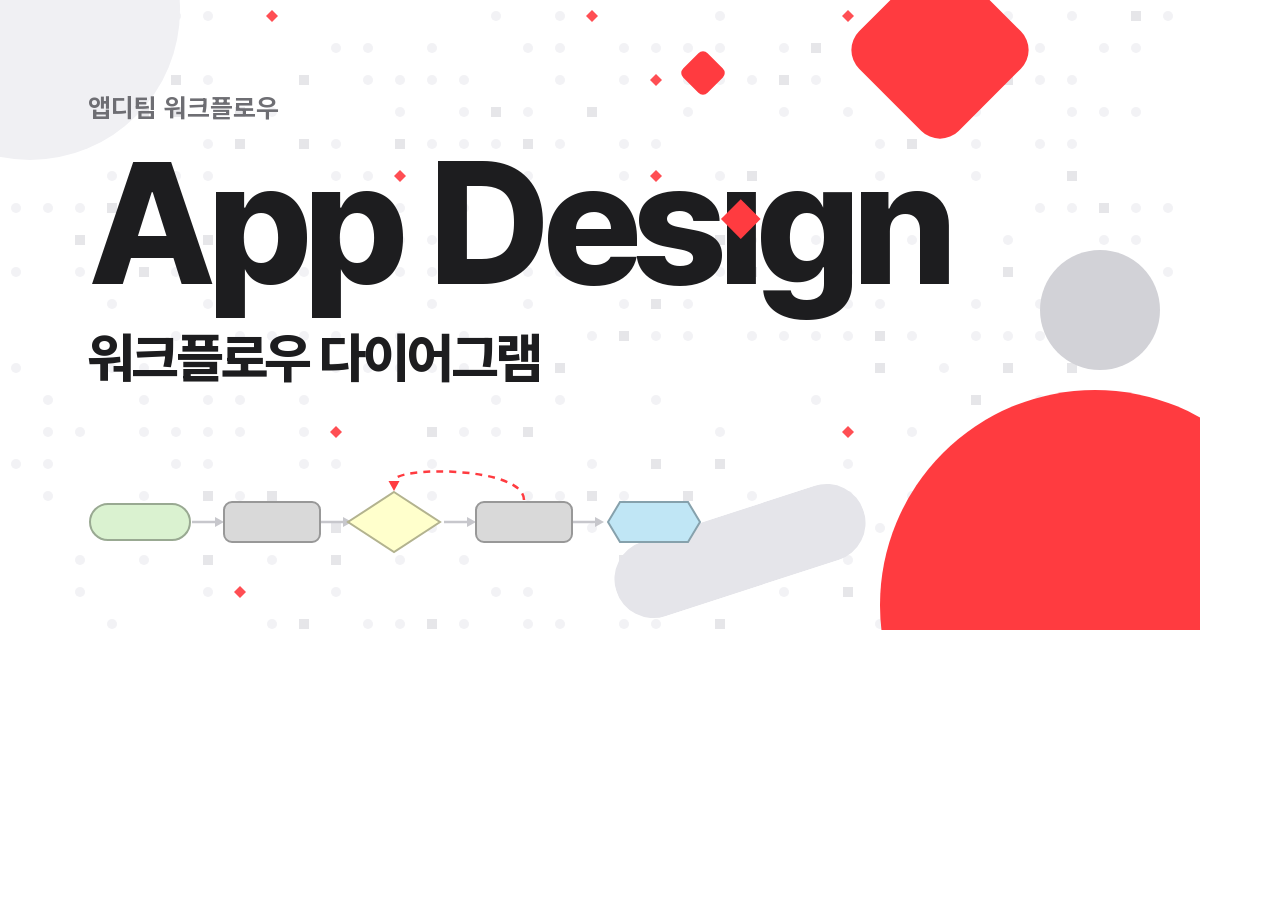
<file: site/og/og.html>
<!doctype html>
<html lang="ko">
<head>
<meta charset="utf-8">
<title>OG 이미지 원본 (1200×630)</title>
<style>
/* 링크 미리보기 이미지 원본. 히어로와 같은 구성: Pretendard · App Design + i 점 마름모 · 빨강/회색 도형 · 표의 유형 색 */
@font-face { font-family: "Pretendard Variable"; src: url("../fonts/PretendardVariable.woff2") format("woff2"); font-weight: 45 920; }
:root { --brand: #ff3b40; --text: #1d1d1f; --text-2: #6e6e73; --g1: #f0f0f3; --g2: #e5e5ea; --g3: #d2d2d7; }
* { box-sizing: border-box; margin: 0; }
html, body { width: 1200px; height: 630px; overflow: hidden; background: #fff; }
body { position: relative; font-family: "Pretendard Variable", sans-serif; color: var(--text); word-break: keep-all; }
canvas { position: absolute; inset: 0; }
.shape { position: absolute; }
.copy { position: absolute; left: 88px; top: 92px; }
.eyebrow { font-size: 26px; font-weight: 700; letter-spacing: .04em; color: var(--text-2); }
h1 { position: relative; margin-top: 18px; font-size: 172px; font-weight: 800; line-height: .95; letter-spacing: -0.055em; white-space: nowrap; }
.idot { display: inline-block; }
.idot .bl { display: inline-block; width: 0; height: 0; vertical-align: baseline; }
.idia { position: absolute; background: var(--brand); transform: rotate(45deg); }
.lead { margin-top: 22px; font-size: 54px; font-weight: 800; letter-spacing: -0.05em; }
.flow { position: absolute; left: 88px; bottom: 70px; }
</style>
</head>
<body>
<canvas id="dots" width="1200" height="630"></canvas>

<!-- 배경 도형: 큰 빨강은 오른쪽 아래 원 · 오른쪽 위 둥근 마름모, 나머지 회색 -->
<svg class="shape" style="right:-110px;bottom:-190px" width="430" height="430" viewBox="0 0 100 100"><circle cx="50" cy="50" r="50" fill="#ff3b40"/></svg>
<svg class="shape" style="right:150px;top:-60px" width="220" height="220" viewBox="0 0 100 100"><rect x="18" y="18" width="64" height="64" rx="12" fill="#ff3b40" transform="rotate(45 50 50)"/></svg>
<svg class="shape" style="left:-120px;top:-140px" width="300" height="300" viewBox="0 0 100 100"><circle cx="50" cy="50" r="50" fill="#f0f0f3"/></svg>
<svg class="shape" style="right:40px;top:250px" width="120" height="120" viewBox="0 0 100 100"><circle cx="50" cy="50" r="50" fill="#d2d2d7"/></svg>
<svg class="shape" style="right:330px;bottom:40px;transform:rotate(-18deg)" width="260" height="78" viewBox="0 0 260 78"><rect width="260" height="78" rx="39" fill="#e5e5ea"/></svg>
<svg class="shape" style="right:470px;top:46px" width="54" height="54" viewBox="0 0 100 100"><rect x="18" y="18" width="64" height="64" rx="12" fill="#ff3b40" transform="rotate(45 50 50)"/></svg>

<div class="copy">
  <p class="eyebrow">앱디팀 워크플로우</p>
  <h1 id="title">App Des<span class="idot">ı<span class="bl"></span></span>gn<span class="idia" id="idia"></span></h1>
  <p class="lead">워크플로우 다이어그램</p>
</div>

<!-- 작은 흐름 모티프: 표의 유형 색 (회의 · 작업 · 컨펌 · 수정 · 픽스) + 반려 점선 -->
<svg class="flow" width="620" height="96" viewBox="0 0 620 96" aria-hidden="true">
  <g fill="none" stroke="#c7c7cc" stroke-width="2.5">
    <path d="M104 58H128"/><path d="M232 58H256"/><path d="M356 58H380"/><path d="M484 58H508"/>
  </g>
  <g fill="#c7c7cc"><path d="M136 58l-9-5v10z"/><path d="M264 58l-9-5v10z"/><path d="M388 58l-9-5v10z"/><path d="M516 58l-9-5v10z"/></g>
  <path d="M436 36C436 2 306 2 306 17" fill="none" stroke="#ff3b40" stroke-width="2.5" stroke-dasharray="7 6"/>
  <path d="M306 27l-5.5-10h11z" fill="#ff3b40"/>
  <rect x="2" y="40" width="100" height="36" rx="18" fill="#DAF2D0" stroke="#99a992" stroke-width="2"/>
  <rect x="136" y="38" width="96" height="40" rx="8" fill="#D9D9D9" stroke="#989898" stroke-width="2"/>
  <path d="M306 28L352 58L306 88L260 58Z" fill="#FFFFCC" stroke="#b3b38f" stroke-width="2"/>
  <rect x="388" y="38" width="96" height="40" rx="8" fill="#D9D9D9" stroke="#989898" stroke-width="2"/>
  <path d="M520 58L532 38H600L612 58L600 78H532Z" fill="#C0E6F5" stroke="#86a1ac" stroke-width="2"/>
</svg>

<script>
// 배경 점 격자 (히어로 커서 패턴과 같은 32px 칸, 고정 시드)
(function () {
  const g = document.getElementById('dots').getContext('2d');
  let s = 20261013;
  const rnd = () => ((s = (s * 1103515245 + 12345) & 0x7fffffff) / 0x7fffffff);
  for (let y = 16; y < 630; y += 32) for (let x = 16; x < 1200; x += 32) {
    const r = rnd();
    if (r < 0.55) continue;
    g.globalAlpha = r > 0.985 ? 0.9 : 0.55;
    if (r > 0.985) { g.fillStyle = '#ff3b40'; g.beginPath(); g.moveTo(x, y - 6); g.lineTo(x + 6, y); g.lineTo(x, y + 6); g.lineTo(x - 6, y); g.fill(); }
    else if (r > 0.9) { g.fillStyle = '#d2d2d7'; g.fillRect(x - 5, y - 5, 10, 10); }
    else { g.fillStyle = '#e8e8ed'; g.beginPath(); g.arc(x, y, 5, 0, Math.PI * 2); g.fill(); }
  }
})();
// i 점 마름모: 'i'와 'ı'를 그려 차이(점)의 중심을 재서 그 자리에 놓음 (사이트와 같은 방법)
document.fonts.load('800 172px "Pretendard Variable"').then(() => document.fonts.ready).then(() => new Promise((r) => requestAnimationFrame(() => requestAnimationFrame(r)))).then(() => {
  const el = document.querySelector('.idot'), bl = el.querySelector('.bl'), dia = document.getElementById('idia'), host = document.getElementById('title');
  const cs = getComputedStyle(el), size = parseFloat(cs.fontSize);
  const W = Math.ceil(size * 1.2), H = Math.ceil(size * 1.6), x0 = Math.round(size * 0.2), base = Math.round(size * 1.2);
  const c = document.createElement('canvas'); c.width = W; c.height = H;
  const g = c.getContext('2d', { willReadFrequently: true });
  const draw = (ch) => { g.clearRect(0, 0, W, H); g.font = `${cs.fontWeight} ${size}px ${cs.fontFamily}`; g.fillText(ch, x0, base); return g.getImageData(0, 0, W, H).data; };
  const a = draw('i'), b = draw('ı');
  let x1 = W, x2 = -1, y1 = H, y2 = -1;
  for (let y = 0; y < H; y++) for (let x = 0; x < W; x++) { const k = (y * W + x) * 4 + 3; if (a[k] > 128 && b[k] < 40) { x1 = Math.min(x1, x); x2 = Math.max(x2, x); y1 = Math.min(y1, y); y2 = Math.max(y2, y); } }
  const side = Math.max(size * 0.16, (x2 - x1 + 1) * 0.95);
  dia.style.width = dia.style.height = side + 'px';
  dia.style.left = (el.offsetLeft + (x1 + x2 + 1) / 2 - x0 - side / 2) + 'px';
  dia.style.top = (bl.offsetTop + (y1 + y2 + 1) / 2 - base - side / 2) + 'px';
  document.body.dataset.ready = '1';
});
</script>
</body>
</html>
</file>
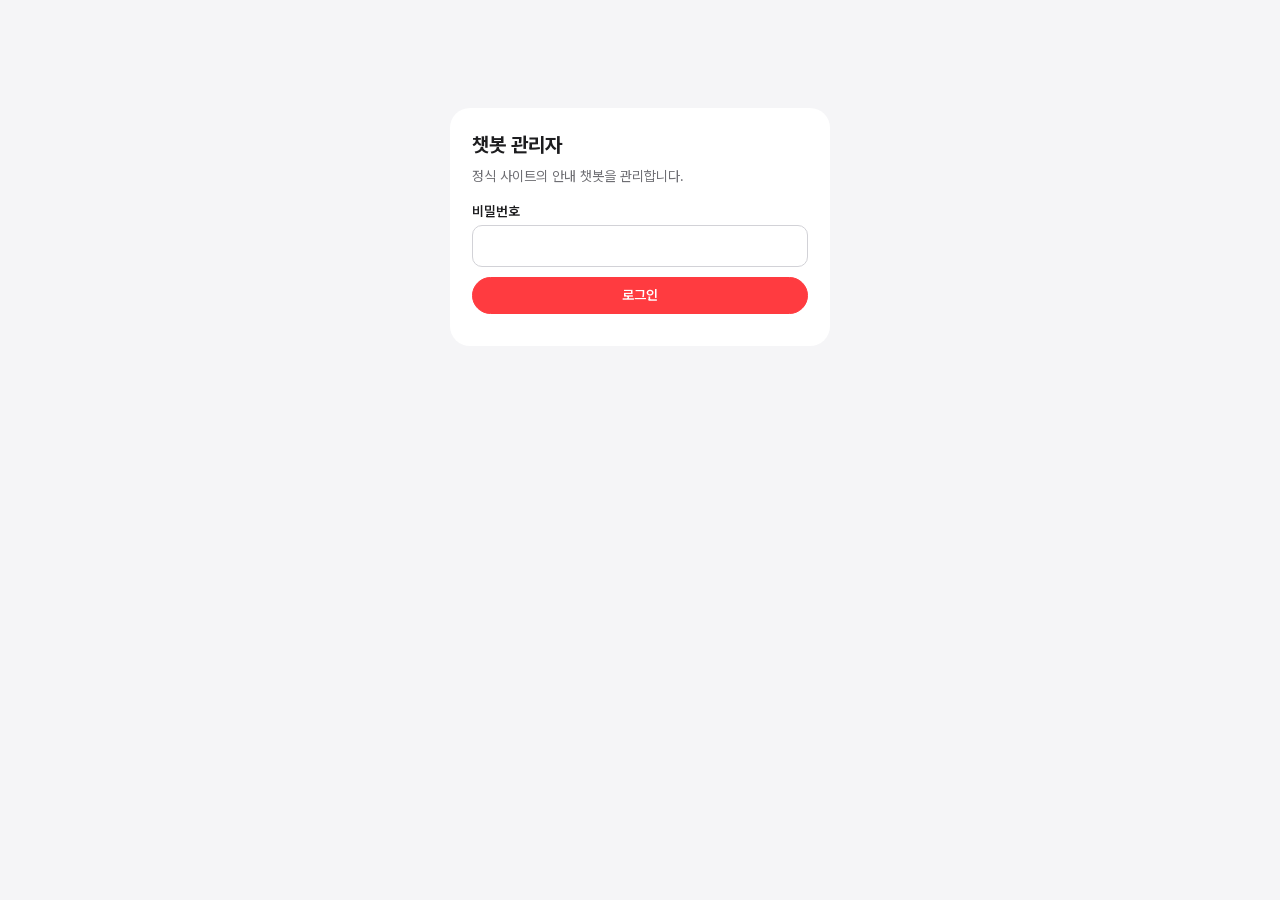
<file: site/test/admin.html>
<!doctype html>
<html lang="ko">
<head>
<meta charset="utf-8">
<meta name="viewport" content="width=device-width, initial-scale=1">
<meta name="robots" content="noindex, nofollow">
<title>챗봇 관리자</title>
<script>
// Vercel에는 챗봇 서버가 없어 관리자는 Cloudflare 정식 Worker에서 연다
if (location.hostname.endsWith('.vercel.app')) location.replace('https://addiagram.landing-test.workers.dev/admin/');
</script>
<style>
@font-face { font-family: "Pretendard Variable"; src: url("../fonts/PretendardVariable.woff2") format("woff2"); font-weight: 45 920; font-display: swap; }
/* 챗봇 관리자: Q&A · 응답 문구 · 규칙 · 대화 기록 · 알림. 사이트와 같은 라이트 테마 · Pretendard */
:root { color-scheme: light; --brand: #ff3b40; --text: #1d1d1f; --text-2: #6e6e73; --text-3: #8e8e93; --line: #d2d2d7; --g1: #f0f0f3; --g2: #e5e5ea; --bg: #fff; --bg-gray: #f5f5f7; --font: "Pretendard Variable", Pretendard, -apple-system, "Apple SD Gothic Neo", "Malgun Gothic", sans-serif; }
* { box-sizing: border-box; }
[hidden] { display: none !important; }
body { margin: 0; font-family: var(--font); background: var(--bg-gray); color: var(--text); line-height: 1.5; word-break: keep-all; }
button, input, select, textarea { font: inherit; color: inherit; }
:focus-visible { outline: 2px solid var(--brand); outline-offset: 2px; }
.wrap { max-width: 1200px; margin: 0 auto; padding: 28px 16px 80px; }
header { display: flex; flex-wrap: wrap; align-items: center; gap: 12px 20px; }
h1 { margin: 0; font-size: 26px; font-weight: 800; letter-spacing: -0.03em; }
h1 small { font-size: 14px; font-weight: 600; color: var(--text-2); margin-left: 8px; letter-spacing: 0; }
.tabs { display: flex; flex-wrap: wrap; gap: 6px; margin-left: auto; }
.tabs button, .btn { padding: 7px 14px; border-radius: 999px; border: 1px solid var(--line); background: var(--bg); font-size: 14px; font-weight: 600; cursor: pointer; }
.tabs button[aria-selected="true"] { background: var(--text); color: #fff; border-color: var(--text); }
.btn.primary { background: var(--brand); border-color: var(--brand); color: #fff; }
.btn.ghost { background: transparent; }
.btn.danger { color: var(--brand); border-color: var(--brand); }
.btn:disabled { opacity: .45; cursor: not-allowed; }
.card { margin-top: 18px; padding: 22px; border-radius: 20px; background: var(--bg); }
.card h2 { margin: 0; font-size: 20px; font-weight: 700; }
.cap { margin: 6px 0 0; color: var(--text-2); font-size: 14px; }
.row { display: flex; flex-wrap: wrap; gap: 8px; align-items: center; }
.status { margin-left: 8px; font-size: 13.5px; color: var(--text-2); }
.status.err { color: var(--brand); }
.login { max-width: 380px; margin: 80px auto; }
.login label, .field { display: grid; gap: 4px; font-size: 13.5px; font-weight: 600; }
input[type="text"], input[type="password"], input[type="number"], select, textarea { padding: 9px 11px; border: 1px solid var(--line); border-radius: 10px; background: var(--bg); font-size: 14.5px; }
textarea { min-height: 90px; resize: vertical; }
.qa { display: grid; grid-template-columns: 260px minmax(0, 1fr); gap: 18px; margin-top: 16px; }
@media (max-width: 860px) { .qa { grid-template-columns: 1fr; } }
.cats { list-style: none; margin: 0; padding: 0; display: grid; gap: 4px; }
.cats li { display: grid; grid-template-columns: minmax(0, 1fr) auto; gap: 6px; align-items: center; }
.cats .pick { text-align: left; padding: 8px 10px; border-radius: 10px; border: 1px solid transparent; background: var(--bg-gray); cursor: pointer; font-weight: 600; }
.cats .pick[aria-pressed="true"] { border-color: var(--text); background: var(--bg); }
.cats .pick small { color: var(--text-3); font-weight: 500; margin-left: 4px; }
.mini { display: flex; gap: 2px; }
.mini button { width: 28px; height: 28px; border-radius: 8px; border: 1px solid var(--g2); background: var(--bg); cursor: pointer; font-size: 12px; }
.items { list-style: none; margin: 10px 0 0; padding: 0; display: grid; gap: 6px; }
.items li button { width: 100%; text-align: left; padding: 10px 12px; border-radius: 12px; border: 1px solid var(--g2); background: var(--bg); cursor: pointer; }
.items li button[aria-pressed="true"] { border-color: var(--brand); }
.items b { display: block; font-size: 14.5px; }
.items span { display: block; font-size: 13px; color: var(--text-2); white-space: nowrap; overflow: hidden; text-overflow: ellipsis; }
.editor { display: grid; gap: 12px; margin-top: 14px; padding: 16px; border-radius: 16px; background: var(--bg-gray); }
.grid2 { display: grid; grid-template-columns: repeat(auto-fit, minmax(260px, 1fr)); gap: 14px; margin-top: 16px; }
.field small { font-weight: 500; color: var(--text-2); }
table { width: 100%; border-collapse: collapse; font-size: 14px; font-variant-numeric: tabular-nums; }
th, td { padding: 8px 10px; border-bottom: 1px solid var(--g1); text-align: left; vertical-align: top; }
th { font-size: 13px; color: var(--text-2); font-weight: 700; }
tr.click { cursor: pointer; }
tr.click:hover td { background: var(--bg-gray); }
.tag { display: inline-block; padding: 1px 8px; border-radius: 999px; font-size: 12px; font-weight: 700; background: var(--g1); color: var(--text-2); }
.tag.red { background: var(--brand); color: #fff; }
.tag.dark { background: var(--text); color: #fff; }
.log { display: grid; gap: 8px; margin-top: 12px; }
.log .q { justify-self: end; max-width: 80%; padding: 8px 12px; border-radius: 12px; background: var(--text); color: #fff; white-space: pre-wrap; }
.log .a { max-width: 80%; padding: 8px 12px; border-radius: 12px; background: var(--bg-gray); white-space: pre-wrap; }
.log .k { font-size: 12px; color: var(--text-3); }
.tbl { overflow-x: auto; }
/* 감정 */
.bars { display: grid; gap: 5px; margin-top: 10px; }
.bar { display: grid; grid-template-columns: 84px minmax(0, 1fr) 44px; gap: 8px; align-items: center; font-size: 13px; }
.bar i { display: block; height: 10px; border-radius: 999px; background: var(--g1); overflow: hidden; }
.bar i b { display: block; height: 100%; border-radius: inherit; background: var(--text-3); }
.bar.top i b { background: var(--brand); }
.bar span:last-child { text-align: right; font-variant-numeric: tabular-nums; color: var(--text-2); }
.emo-test { display: grid; grid-template-columns: minmax(0, 1fr) minmax(0, 1fr); gap: 16px; margin-top: 14px; padding: 16px; border-radius: 16px; background: var(--bg-gray); }
@media (max-width: 760px) { .emo-test { grid-template-columns: 1fr; } }
.emo-test .field { align-content: start; }
.emo-test textarea { min-height: 150px; }
.emo-rule { margin-top: 10px; padding: 10px 12px; border-radius: 12px; background: var(--bg); font-size: 13.5px; }
.labels td input, .labels td textarea { width: 100%; min-width: 0; }
.labels td textarea { min-height: 58px; }
.labels td:nth-child(3) input { width: 70px; }
.check { display: flex; gap: 8px; align-items: center; font-size: 14px; font-weight: 600; }
.check input { width: 17px; height: 17px; accent-color: var(--brand); }
.trail { display: flex; flex-wrap: wrap; gap: 4px; margin-top: 8px; }
.tag.emo { background: #fff0f0; color: var(--brand); }
.tag.calm { background: var(--g1); color: var(--text-2); }
</style>
</head>
<body>
<div class="wrap">
  <section class="card login" id="login">
    <h2>챗봇 관리자</h2>
    <p class="cap" id="siteCap">안내 챗봇을 관리합니다.</p>
    <script>document.getElementById('siteCap').textContent = location.pathname.startsWith('/test/') ? '테스트 빌드(/test)의 안내 챗봇을 관리합니다.' : '정식 사이트의 안내 챗봇을 관리합니다.';</script>
    <form id="loginForm" class="row" style="margin-top:14px;display:grid;gap:10px">
      <label>비밀번호<input type="password" id="pw" autocomplete="current-password" required></label>
      <button class="btn primary" type="submit">로그인</button>
      <span class="status err" id="loginErr" role="alert"></span>
    </form>
  </section>

  <div id="app" hidden>
    <header>
      <h1>챗봇 관리자<small id="modelInfo"></small></h1>
      <nav class="tabs" role="tablist" aria-label="관리 메뉴">
        <button type="button" role="tab" data-tab="qa" aria-selected="true">Q&amp;A</button>
        <button type="button" role="tab" data-tab="msg" aria-selected="false">응답 문구</button>
        <button type="button" role="tab" data-tab="rules" aria-selected="false">규칙</button>
        <button type="button" role="tab" data-tab="emo" aria-selected="false">감정 응대</button>
        <button type="button" role="tab" data-tab="logs" aria-selected="false">대화 기록</button>
        <button type="button" role="tab" data-tab="notify" aria-selected="false">알림</button>
        <button type="button" class="btn ghost" id="logout">로그아웃</button>
      </nav>
    </header>

    <section class="card" data-panel="qa">
      <h2>Q&amp;A</h2>
      <p class="cap">챗봇은 이 Q&amp;A만 근거로 답합니다. 질문이 여기 있는 것과 비슷하면 모델을 쓰지 않고 이 답을 그대로 보여 줍니다. 키워드는 쉼표로 나눠 적으세요.</p>
      <div class="row" style="margin-top:12px"><button class="btn primary" id="saveKb">변경 저장</button><button class="btn danger" id="resetKb">초기값으로 되돌리기</button><span class="status" id="kbStatus"></span></div>
      <div class="qa">
        <div>
          <ul class="cats" id="cats"></ul>
          <div class="row" style="margin-top:10px"><input type="text" id="newCat" placeholder="새 카테고리 이름" aria-label="새 카테고리 이름"><button class="btn" id="addCat">추가</button></div>
        </div>
        <div>
          <div class="row"><b id="catTitle"></b><button class="btn" id="addItem">새 질문</button></div>
          <ul class="items" id="items"></ul>
          <form class="editor" id="editor" hidden>
            <label class="field">카테고리<select id="eCat"></select></label>
            <label class="field">질문<input type="text" id="eQ" maxlength="200" required></label>
            <label class="field">답변<textarea id="eA" maxlength="1500" required></textarea></label>
            <label class="field">키워드 <small>쉼표로 구분</small><input type="text" id="eK"></label>
            <div class="row"><button class="btn primary" type="submit">이 질문 적용</button><button class="btn danger" type="button" id="delItem">이 질문 삭제</button><span class="status">적용 후 위의 ‘변경 저장’을 눌러야 서버에 저장됩니다.</span></div>
          </form>
        </div>
      </div>
    </section>

    <section class="card" data-panel="msg" hidden>
      <h2>응답 문구</h2>
      <p class="cap">규칙에 걸렸을 때 챗봇이 보여 주는 고정 문구입니다. 이 문구들은 모델을 쓰지 않습니다.</p>
      <div class="grid2" id="msgFields"></div>
      <div class="row" style="margin-top:14px"><button class="btn primary" id="saveMsg">저장</button><span class="status" id="msgStatus"></span></div>
    </section>

    <section class="card" data-panel="rules" hidden>
      <h2>규칙</h2>
      <p class="cap">이상한 사용을 막는 기준입니다. 경고가 쌓이면 대화를 종료하고, 같은 접속에서 종료가 반복되면 24시간 막습니다.</p>
      <div class="grid2" id="ruleFields"></div>
      <label class="field" style="margin-top:14px">답변 방식 (모델에 주는 추가 지침)<textarea id="guidance" maxlength="800"></textarea></label>
      <div class="row" style="margin-top:14px"><button class="btn primary" id="saveRules">저장</button><span class="status" id="rulesStatus"></span></div>
      <h2 style="margin-top:26px">경고가 쌓이는 경우</h2>
      <ul class="cap">
        <li>의미 없는 글자(같은 글자 반복, 자음·모음만, 기호 위주)</li>
        <li>지침 · 프롬프트를 알아내거나 규칙을 무시하게 하려는 질문 (문장 패턴으로 먼저 거르고, 모델도 한 번 더 판단)</li>
        <li>사이트와 관련 없는 질문 (모델 판단)</li>
        <li>같은 질문을 허용 횟수보다 많이 반복</li>
        <li>욕설 · 일부러 길게 답하게 만드는 요청 등 정상 이용으로 보기 어려운 질문 (모델 판단)</li>
      </ul>
    </section>

    <section class="card" data-panel="emo" hidden>
      <h2>감정 응대</h2>
      <p class="cap" id="emoInfo">TypeSafe Jev로 사용자의 감정을 분류하고, 기준을 넘은 감정에 맞춰 OpenAI 모델이 답합니다.</p>
      <div class="row" style="margin-top:12px;gap:18px">
        <label class="check"><input type="checkbox" id="emoEnabled">감정 분류 사용</label>
        <label class="check"><input type="checkbox" id="callName">답변 앞에 ‘이름님,’ 붙이기</label>
      </div>
      <div class="emo-test">
        <label class="field">바로 분류해 보기 <small>입력하면 0.5초 뒤 지금 표(저장 전 포함)의 기준으로 분류합니다. 저장되지 않아요.</small><textarea id="emoTry" maxlength="500" placeholder="예: 아니 볼륨 계산이 왜 이렇게 안 맞아요? 진짜 화나네"></textarea></label>
        <div><b>분류 결과</b><span class="status" id="emoTryStatus"></span><div class="bars" id="emoTryBars"></div><div id="emoTryRule"></div></div>
      </div>
      <h2 style="margin-top:22px;font-size:17px">응대 기준</h2>
      <ul class="cap">
        <li>Jev가 아래 감정 중 하나를 고르고 감정마다 확률을 줍니다. ‘Jev에게 주는 설명’이 분류 기준이 됩니다.</li>
        <li>확률이 <b>기준</b> 이상인 감정 중 가장 높은 것 하나만 적용합니다. 기준을 0으로 두면 그 감정은 응대를 바꾸지 않습니다.</li>
        <li>적용되면 <b>첫 문장</b>을 답변 맨 앞(이름 다음)에 붙이고, <b>말투</b>를 모델에 전달합니다. Q&amp;A에 같은 답이 있어도 모델이 그 답을 이 말투로 다시 씁니다.</li>
        <li>입력하는 동안(타이핑이 0.7초 멈출 때마다) 분류한 흐름과 대화 전체 분위기도 모델에 함께 전달합니다.</li>
      </ul>
      <div class="tbl"><table class="labels"><thead><tr><th>감정</th><th>Jev에게 주는 설명</th><th>기준(%)</th><th>첫 문장</th><th>말투</th><th></th></tr></thead><tbody id="labelRows"></tbody></table></div>
      <div class="row" style="margin-top:12px"><button class="btn" id="addLabel">감정 추가</button><button class="btn primary" id="saveEmo">저장</button><button class="btn danger" id="resetEmo">기본값으로</button><span class="status" id="emoStatus"></span></div>
    </section>

    <section class="card" data-panel="logs" hidden>
      <h2>대화 기록</h2>
      <p class="cap">최근 대화 300개. 줄을 누르면 내용과 감정 분류를 봅니다. 대화 기록은 30일 뒤 자동으로 지워집니다.</p>
      <div class="row" style="margin-top:10px"><button class="btn" id="reloadLogs">새로고침</button><label class="check" style="margin-left:8px"><input type="checkbox" id="liveLogs">실시간 보기 (3초마다)</label><span class="status" id="logStatus"></span></div>
      <div class="tbl"><table><thead><tr><th>마지막</th><th>이름</th><th>이메일</th><th>질문</th><th>분위기</th><th>경고</th><th>상태</th></tr></thead><tbody id="logRows"></tbody></table></div>
      <div id="logDetail"></div>
    </section>

    <section class="card" data-panel="notify" hidden>
      <h2>대화 시작 알림</h2>
      <p class="cap">대화가 시작될 때마다 쌓이고, Claude 예약 작업이 Gmail 커넥터로 묶어서 보낸 뒤 ‘보냄’으로 바뀝니다.</p>
      <div class="row" style="margin-top:10px"><button class="btn" id="reloadNotify">새로고침</button><span class="status" id="notifyStatus"></span></div>
      <div class="tbl"><table><thead><tr><th>시작</th><th>이름</th><th>소속</th><th>이메일</th><th>첫 질문</th><th>메일</th></tr></thead><tbody id="notifyRows"></tbody></table></div>
    </section>
  </div>
</div>
<script>
const $ = (s) => document.querySelector(s);
const esc = (s) => String(s ?? '').replace(/[&<>"]/g, (c) => ({ '&': '&amp;', '<': '&lt;', '>': '&gt;', '"': '&quot;' }[c]));
const fmt = (t) => (t ? new Date(t).toLocaleString('ko-KR', { month: 'numeric', day: 'numeric', hour: '2-digit', minute: '2-digit' }) : '');
const uid = () => Math.random().toString(36).slice(2, 10);
let token = null; try { token = sessionStorage.getItem('appd-admin'); } catch (e) {}
let KB = null, CFG = null, DEF = null, cat = null, item = null;
const MSG_LABEL = { welcome: '시작 인사', offTopic: '사이트와 관련 없는 질문', noInfo: '안내 자료에 없는 질문', injection: '지침·프롬프트를 캐는 질문', duplicate: '같은 질문 반복', throttle: '질문이 너무 빠를 때', gibberish: '의미 없는 글자', tooLong: '질문이 너무 길 때', limit: '질문 수를 다 썼을 때', locked: '대화 종료', blocked: '접속 차단', error: '서버 · 모델 오류' };
const RULE_LABEL = { emotionPerSession: ['대화 하나에서 입력 중 감정 분류 횟수', '번'], maxLen: ['질문 최대 글자 수', '자'], perMinute: ['1분에 할 수 있는 질문 수', '개'], perSession: ['대화 하나의 질문 수', '개'], duplicateFree: ['같은 질문을 이전 답으로 다시 보여 줄 횟수', '번 (넘으면 경고)'], strikeLimit: ['대화를 종료할 경고 수', '번'], lockedPerDay: ['하루에 이만큼 종료되면 24시간 차단', '번'], sessionsPerDay: ['같은 접속에서 하루에 시작할 수 있는 대화 수', '개'], faqThreshold: ['Q&A 그대로 답하는 유사도 (0~1)', '높을수록 엄격'], maxAnswer: ['답변 최대 글자 수', '자'] };

async function api(path, opts = {}) {
  const r = await fetch(`/api/admin/${path}`, { ...opts, headers: { 'content-type': 'application/json', authorization: `Bearer ${token}`, ...(opts.headers || {}) } });
  const j = await r.json().catch(() => ({}));
  if (r.status === 401) { logout(); throw new Error(j.error || '다시 로그인해 주세요.'); }
  if (!r.ok) throw new Error(j.error || `오류 ${r.status}`);
  return j;
}
function logout() { token = null; try { sessionStorage.removeItem('appd-admin'); } catch (e) {} $('#app').hidden = true; $('#login').hidden = false; }
$('#logout').onclick = logout;
$('#loginForm').onsubmit = async (e) => {
  e.preventDefault(); $('#loginErr').textContent = '';
  try {
    const r = await fetch('/api/admin/login', { method: 'POST', headers: { 'content-type': 'application/json' }, body: JSON.stringify({ password: $('#pw').value }) });
    const j = await r.json();
    if (!r.ok) throw new Error(j.error || '로그인하지 못했어요.');
    token = j.token; try { sessionStorage.setItem('appd-admin', token); } catch (x) {}
    $('#pw').value = ''; start();
  } catch (x) { $('#loginErr').textContent = x.message; }
};
document.querySelectorAll('[data-tab]').forEach((b) => b.onclick = () => {
  document.querySelectorAll('[data-tab]').forEach((x) => x.setAttribute('aria-selected', String(x === b)));
  document.querySelectorAll('[data-panel]').forEach((p) => p.hidden = p.dataset.panel !== b.dataset.tab);
  if (b.dataset.tab === 'logs') loadLogs();
  setLive(b.dataset.tab === 'logs' && $('#liveLogs').checked);
  if (b.dataset.tab === 'notify') loadNotify();
});
const status = (id, text, err) => { const s = $(id); s.textContent = text; s.classList.toggle('err', !!err); };

/* ── Q&A ── */
function drawCats() {
  KB.categories.sort((a, b) => a.order - b.order);
  $('#cats').innerHTML = KB.categories.map((c, i) => `<li><button type="button" class="pick" data-cat="${esc(c.id)}" aria-pressed="${c.id === cat}">${esc(c.name)}<small>${KB.items.filter((x) => x.catId === c.id).length}</small></button>
    <span class="mini"><button type="button" data-up="${i}" aria-label="${esc(c.name)} 위로">▲</button><button type="button" data-down="${i}" aria-label="${esc(c.name)} 아래로">▼</button><button type="button" data-ren="${esc(c.id)}" aria-label="${esc(c.name)} 이름 바꾸기">✎</button><button type="button" data-del="${esc(c.id)}" aria-label="${esc(c.name)} 삭제">✕</button></span></li>`).join('');
  $('#eCat').innerHTML = KB.categories.map((c) => `<option value="${esc(c.id)}">${esc(c.name)}</option>`).join('');
  drawItems();
}
function drawItems() {
  const c = KB.categories.find((x) => x.id === cat);
  $('#catTitle').textContent = c ? c.name : '카테고리를 고르세요';
  $('#items').innerHTML = KB.items.filter((x) => x.catId === cat).map((x) => `<li><button type="button" data-item="${esc(x.id)}" aria-pressed="${x.id === item}"><b>${esc(x.question)}</b><span>${esc(x.answer)}</span></button></li>`).join('') || '<li class="cap">질문이 없습니다.</li>';
}
function openItem(id) {
  item = id; const x = KB.items.find((i) => i.id === id);
  $('#editor').hidden = !x; drawItems();
  if (!x) return;
  $('#eCat').value = x.catId; $('#eQ').value = x.question; $('#eA').value = x.answer; $('#eK').value = (x.keywords || []).join(', ');
  $('#eQ').focus();
}
$('#cats').onclick = (e) => {
  const b = e.target.closest('button'); if (!b) return;
  const cs = KB.categories;
  if (b.dataset.cat) { cat = b.dataset.cat; item = null; $('#editor').hidden = true; drawCats(); return; }
  if (b.dataset.up || b.dataset.down) {
    const i = +(b.dataset.up ?? b.dataset.down), j = b.dataset.up ? i - 1 : i + 1;
    if (j < 0 || j >= cs.length) return;
    [cs[i].order, cs[j].order] = [cs[j].order, cs[i].order]; [cs[i], cs[j]] = [cs[j], cs[i]]; cs.forEach((c, k) => c.order = k);
    drawCats(); status('#kbStatus', '저장하지 않은 변경이 있어요.'); return;
  }
  if (b.dataset.ren) { const c = cs.find((x) => x.id === b.dataset.ren); const n = prompt('새 카테고리 이름', c.name); if (n && n.trim()) { c.name = n.trim().slice(0, 40); drawCats(); status('#kbStatus', '저장하지 않은 변경이 있어요.'); } return; }
  if (b.dataset.del) {
    const c = cs.find((x) => x.id === b.dataset.del), n = KB.items.filter((x) => x.catId === c.id).length;
    if (!confirm(`‘${c.name}’ 카테고리${n ? `와 질문 ${n}개` : ''}를 삭제할까요?`)) return;
    KB.categories = cs.filter((x) => x.id !== c.id); KB.items = KB.items.filter((x) => x.catId !== c.id);
    cat = KB.categories[0]?.id; drawCats(); status('#kbStatus', '저장하지 않은 변경이 있어요.');
  }
};
$('#addCat').onclick = () => { const n = $('#newCat').value.trim(); if (!n) return; const c = { id: 'c' + uid(), name: n.slice(0, 40), order: KB.categories.length }; KB.categories.push(c); cat = c.id; $('#newCat').value = ''; drawCats(); status('#kbStatus', '저장하지 않은 변경이 있어요.'); };
$('#items').onclick = (e) => { const b = e.target.closest('[data-item]'); if (b) openItem(b.dataset.item); };
$('#addItem').onclick = () => { if (!cat) return; const x = { id: 'q' + uid(), catId: cat, question: '새 질문', answer: '답변을 입력하세요.', keywords: [] }; KB.items.push(x); openItem(x.id); status('#kbStatus', '저장하지 않은 변경이 있어요.'); };
$('#editor').onsubmit = (e) => {
  e.preventDefault(); const x = KB.items.find((i) => i.id === item); if (!x) return;
  x.catId = $('#eCat').value; x.question = $('#eQ').value.trim(); x.answer = $('#eA').value.trim(); x.keywords = $('#eK').value.split(',').map((k) => k.trim()).filter(Boolean); x.updatedAt = Date.now();
  cat = x.catId; drawCats(); status('#kbStatus', '저장하지 않은 변경이 있어요.');
};
$('#delItem').onclick = () => { const x = KB.items.find((i) => i.id === item); if (!x || !confirm(`‘${x.question}’를 삭제할까요?`)) return; KB.items = KB.items.filter((i) => i.id !== item); item = null; $('#editor').hidden = true; drawCats(); status('#kbStatus', '저장하지 않은 변경이 있어요.'); };
$('#saveKb').onclick = async () => { try { KB = await api('kb', { method: 'PUT', body: JSON.stringify(KB) }); drawCats(); status('#kbStatus', '저장했어요.'); } catch (x) { status('#kbStatus', x.message, true); } };
$('#resetKb').onclick = async () => { if (!confirm('Q&A를 처음 제공된 내용으로 되돌릴까요? 지금 내용은 사라집니다.')) return; try { KB = await api('kb/reset', { method: 'POST' }); cat = KB.categories[0]?.id; item = null; $('#editor').hidden = true; drawCats(); status('#kbStatus', '초기값으로 되돌렸어요.'); } catch (x) { status('#kbStatus', x.message, true); } };

/* ── 응답 문구 · 규칙 ── */
function drawConfig() {
  $('#msgFields').innerHTML = Object.keys(MSG_LABEL).map((k) => `<label class="field">${MSG_LABEL[k]}<textarea data-msg="${k}" maxlength="400">${esc(CFG.messages[k])}</textarea></label>`).join('');
  $('#ruleFields').innerHTML = Object.keys(RULE_LABEL).map((k) => `<label class="field">${RULE_LABEL[k][0]} <small>${RULE_LABEL[k][1]} · 기본 ${DEF.limits[k]}</small><input type="number" step="${k === 'faqThreshold' ? '0.05' : '1'}" min="0" data-rule="${k}" value="${CFG.limits[k]}"></label>`).join('');
  $('#guidance').value = CFG.guidance;
}
async function saveConfig(statusId) {
  // 다른 탭의 설정(감정 응대 등)이 초기값으로 덮이지 않게 지금 설정 전체를 함께 보냄
  const next = { ...CFG, messages: {}, limits: {}, guidance: $('#guidance').value };
  document.querySelectorAll('[data-msg]').forEach((t) => next.messages[t.dataset.msg] = t.value);
  document.querySelectorAll('[data-rule]').forEach((i) => next.limits[i.dataset.rule] = Number(i.value));
  try { CFG = await api('config', { method: 'PUT', body: JSON.stringify(next) }); drawConfig(); status(statusId, '저장했어요.'); } catch (x) { status(statusId, x.message, true); }
}
$('#saveMsg').onclick = () => saveConfig('#msgStatus');
$('#saveRules').onclick = () => saveConfig('#rulesStatus');

/* ── 감정 응대 ── */
let LABELS = [];
const labelOf = (id, labels = LABELS) => labels.find((l) => l.id === id)?.name || id;
const pct = (p) => `${Math.round((p || 0) * 100)}%`;
function bars(probs, labels = LABELS) {
  const rows = Object.entries(probs || {}).sort((a, b) => b[1] - a[1]);
  return rows.map(([k, p], i) => `<div class="bar${i === 0 ? ' top' : ''}"><span>${esc(labelOf(k, labels))}</span><i><b style="width:${Math.round(p * 100)}%"></b></i><span>${pct(p)}</span></div>`).join('');
}
function drawEmo() {
  $('#emoEnabled').checked = CFG.emotion.enabled; $('#callName').checked = CFG.callName;
  LABELS = CFG.emotion.labels.map((l) => ({ ...l }));
  drawLabels();
}
function drawLabels() {
  $('#labelRows').innerHTML = LABELS.map((l, i) => `<tr data-i="${i}">
    <td><input type="text" data-k="name" maxlength="20" value="${esc(l.name)}" aria-label="감정 이름"></td>
    <td><textarea data-k="criteria" maxlength="200" aria-label="${esc(l.name)} 설명">${esc(l.criteria)}</textarea></td>
    <td><input type="number" data-k="threshold" min="0" max="100" step="5" value="${Math.round(l.threshold * 100)}" aria-label="${esc(l.name)} 기준"></td>
    <td><textarea data-k="opening" maxlength="120" aria-label="${esc(l.name)} 첫 문장">${esc(l.opening)}</textarea></td>
    <td><textarea data-k="tone" maxlength="300" aria-label="${esc(l.name)} 말투">${esc(l.tone)}</textarea></td>
    <td><button type="button" class="btn danger" data-del-label="${i}" aria-label="${esc(l.name)} 삭제">삭제</button></td></tr>`).join('');
}
function readLabels() {
  document.querySelectorAll('#labelRows tr').forEach((tr) => {
    const l = LABELS[+tr.dataset.i];
    tr.querySelectorAll('[data-k]').forEach((f) => { l[f.dataset.k] = f.dataset.k === 'threshold' ? Math.min(100, Math.max(0, Number(f.value) || 0)) / 100 : f.value.trim(); });
  });
  return LABELS;
}
const emoConfig = () => ({ ...CFG, callName: $('#callName').checked, emotion: { enabled: $('#emoEnabled').checked, labels: readLabels() } });
$('#labelRows').oninput = () => { status('#emoStatus', '저장하지 않은 변경이 있어요.'); tryEmotion(); };
$('#labelRows').onclick = (e) => {
  const b = e.target.closest('[data-del-label]'); if (!b) return;
  readLabels(); if (LABELS.length <= 2) { status('#emoStatus', '감정은 2개 이상 있어야 해요.', true); return; }
  LABELS.splice(+b.dataset.delLabel, 1); drawLabels(); status('#emoStatus', '저장하지 않은 변경이 있어요.');
};
$('#addLabel').onclick = () => { readLabels(); LABELS.push({ id: 'e' + uid(), name: '새 감정', criteria: '이 감정을 고를 때의 설명', threshold: 0.5, opening: '', tone: '' }); drawLabels(); status('#emoStatus', '저장하지 않은 변경이 있어요.'); };
$('#emoEnabled').onchange = $('#callName').onchange = () => status('#emoStatus', '저장하지 않은 변경이 있어요.');
$('#saveEmo').onclick = async () => { try { CFG = await api('config', { method: 'PUT', body: JSON.stringify(emoConfig()) }); drawEmo(); drawConfig(); status('#emoStatus', '저장했어요.'); } catch (x) { status('#emoStatus', x.message, true); } };
$('#resetEmo').onclick = () => { if (!confirm('감정 응대 기준을 기본값으로 바꿀까요? 저장을 눌러야 반영됩니다.')) return; LABELS = DEF.emotion.labels.map((l) => ({ ...l })); $('#callName').checked = DEF.callName; $('#emoEnabled').checked = DEF.emotion.enabled; drawLabels(); status('#emoStatus', '기본값을 불러왔어요. 저장을 눌러야 반영됩니다.'); tryEmotion(); };
let tryTimer = null, trySeq = 0;
function tryEmotion() {
  clearTimeout(tryTimer);
  const text = $('#emoTry').value.trim();
  if (!text) { $('#emoTryBars').innerHTML = ''; $('#emoTryRule').innerHTML = ''; status('#emoTryStatus', ''); return; }
  tryTimer = setTimeout(async () => {
    const seq = ++trySeq; status('#emoTryStatus', '분류 중…');
    try {
      const cfg = emoConfig();
      const r = await api('emotion', { method: 'POST', body: JSON.stringify({ text, config: cfg }) });
      if (seq !== trySeq) return;
      $('#emoTryBars').innerHTML = bars(r.probs, cfg.emotion.labels);
      const name = '(이름)님,';
      $('#emoTryRule').innerHTML = r.rule
        ? `<div class="emo-rule"><b>적용될 응대: ${esc(r.rule.name)} ${pct(r.rule.p)}</b><br>답변 시작: “${esc([cfg.callName ? name : '', r.rule.opening].filter(Boolean).join(' '))} …”<br><span class="cap">말투: ${esc(r.rule.tone || '평소대로')}</span></div>`
        : `<div class="emo-rule"><b>적용될 응대 없음</b> · 평소 말투로 답합니다.${cfg.callName ? ' 답변은 “(이름)님, …”으로 시작합니다.' : ''}</div>`;
      status('#emoTryStatus', `신뢰도 ${r.confidence != null ? pct(r.confidence) : '-'} · ${r.model || ''}`);
    } catch (x) { if (seq === trySeq) status('#emoTryStatus', x.message, true); }
  }, 500);
}
$('#emoTry').oninput = tryEmotion;

/* ── 대화 기록 ── */
const KIND = { answer: '모델 답변', faq: 'Q&A 답변', repeat: '이전 답 다시', duplicate: '반복 경고', off_topic: '무관 질문', prompt_attack: '지침 캐기', abuse: '이상 사용', gibberish: '의미 없는 글자', too_long: '너무 김', no_info: '자료 없음', error: '오류', throttle: '너무 빠름' };
const CALM = new Set(['neutral', 'joy']);
const emoTag = (id, p, labels) => (id ? `<span class="tag ${CALM.has(id) ? 'calm' : 'emo'}">${esc(labelOf(id, labels))}${p != null ? ' ' + pct(p) : ''}</span>` : '');
const fmtSec = (t) => (t ? new Date(t).toLocaleTimeString('ko-KR', { hour: '2-digit', minute: '2-digit', second: '2-digit' }) : '');
let openSess = null, liveTimer = null;
async function loadLogs() {
  try {
    const rows = await api('sessions');
    $('#logRows').innerHTML = rows.map((s) => `<tr class="click" data-sess="${esc(s.id)}"><td>${fmt(s.last)}</td><td>${esc(s.name)}</td><td>${esc(s.email || s.org || '')}</td><td>${s.count ?? 0}</td><td>${emoTag(s.mood, s.moodP)}</td><td>${s.strikes ? `<span class="tag red">${s.strikes}</span>` : 0}</td><td>${s.locked ? '<span class="tag dark">종료</span>' : '<span class="tag">진행</span>'}</td></tr>`).join('') || '<tr><td colspan="7" class="cap">아직 대화가 없어요.</td></tr>';
    status('#logStatus', `${rows.length}개 · ${fmtSec(Date.now())} 기준`);
  } catch (x) { status('#logStatus', x.message, true); }
}
async function showSession(id) {
  const s = await api(`sessions/${id}`);
  openSess = id;
  const L = s.labels || LABELS;
  const ty = s.typing;
  // 입력 중 흐름: 메시지 번호별로 묶음
  const byMsg = {};
  for (const x of ty?.trail || []) (byMsg[x.msg] ||= []).push(x);
  const trailOf = (n) => (byMsg[n] || []).map((x) => `<span class="tag ${CALM.has(x.top) ? 'calm' : 'emo'}" title="${fmtSec(x.t)} · ${x.len}자">${esc(labelOf(x.top, L))} ${pct(x.p)}</span>`).join('<span class="cap">→</span>');
  const pending = (byMsg[s.count] || []).length;
  $('#logDetail').innerHTML = `<div class="editor"><div class="row"><b>${esc(s.name)}</b><span class="cap">${esc(s.email)}${s.org ? ' · ' + esc(s.org) : ''} · 시작 ${fmt(s.createdAt)} · 질문 ${s.count} · 경고 ${s.strikes}</span><button class="btn danger" id="delSess" data-id="${esc(s.id)}">이 대화 삭제</button></div>
    <p class="cap">${s.consent ? `동의: ${fmt(s.consent.at)} (문구 버전 ${esc(s.consent.version)})` : '동의 기록 없음 (이전 방식으로 시작한 대화)'}${ty ? ` · 입력 중 감정 분류 ${ty.count}번` : ''}</p>
    ${s.mood ? `<div><b style="font-size:14px">대화 전체 분위기</b><div class="bars" style="max-width:460px">${bars(s.mood, L)}</div></div>` : ''}
    ${s.flags?.length ? `<p class="cap">경고: ${s.flags.map((f) => `${KIND[f.kind] || f.kind}(${esc(f.q)})`).join(' · ')}</p>` : ''}
    <div class="log">${(s.history || []).map((h) => `${trailOf(h.n) ? `<div class="trail"><span class="cap">입력하는 동안:</span>${trailOf(h.n)}</div>` : ''}<div class="q">${esc(h.q)}</div><div class="k" style="justify-self:end">${h.emo ? `감정 ${emoTag(h.emo.top, h.emo.probs?.[h.emo.top], L)} <span class="cap">(${Object.entries(h.emo.probs || {}).sort((a, b) => b[1] - a[1]).slice(1, 3).map(([k, p]) => `${esc(labelOf(k, L))} ${pct(p)}`).join(', ')})</span>` : ''}</div><div class="a">${esc(h.a)}</div><div class="k">${KIND[h.kind] || h.kind}${h.rule ? ` · 응대 기준 적용: ${esc(h.rule.name)} ${pct(h.rule.p)}` : ''} · ${fmt(h.t)}${h.err ? ' · ' + esc(h.err) : ''}</div>`).join('')}
    ${pending && !s.locked ? `<div class="trail"><span class="cap">지금 입력 중:</span>${trailOf(s.count)}</div>` : ''}</div></div>`;
  $('#delSess').onclick = async (ev) => { if (!confirm('이 대화 기록을 삭제할까요?')) return; await api(`sessions/${ev.target.dataset.id}`, { method: 'DELETE' }); $('#logDetail').innerHTML = ''; openSess = null; loadLogs(); };
}
function setLive(on) {
  clearInterval(liveTimer); liveTimer = null;
  if (on) liveTimer = setInterval(async () => {
    if (document.hidden) return;
    try { await loadLogs(); if (openSess) await showSession(openSess); } catch (x) { /* 다음에 다시 */ }
  }, 3000);
}
$('#liveLogs').onchange = () => setLive($('#liveLogs').checked);
$('#reloadLogs').onclick = async () => { await loadLogs(); if (openSess) showSession(openSess).catch(() => {}); };
$('#logRows').onclick = async (e) => {
  const tr = e.target.closest('[data-sess]'); if (!tr) return;
  try { await showSession(tr.dataset.sess); } catch (x) { status('#logStatus', x.message, true); }
};

/* ── 알림 ── */
async function loadNotify() {
  try {
    const rows = (await api('notifications')).reverse();
    $('#notifyRows').innerHTML = rows.map((n) => `<tr><td>${fmt(n.startedAt)}</td><td>${esc(n.name)}</td><td>${esc(n.org)}</td><td>${esc(n.email)}</td><td>${esc(n.firstQuestion)}</td><td>${n.sent ? '<span class="tag">보냄</span>' : '<span class="tag red">대기</span>'}</td></tr>`).join('') || '<tr><td colspan="6" class="cap">아직 없어요.</td></tr>';
    status('#notifyStatus', `대기 ${rows.filter((n) => !n.sent).length}개`);
  } catch (x) { status('#notifyStatus', x.message, true); }
}
$('#reloadNotify').onclick = loadNotify;

async function start() {
  try {
    const [kb, c] = await Promise.all([api('kb'), api('config')]);
    KB = kb; CFG = c.config; DEF = c.defaults;
    $('#modelInfo').textContent = `답변 ${c.model}${c.hasKey ? '' : ' (API 키 없음)'} · 감정 ${c.emotionModel}${c.hasEmotionKey ? '' : ' (API 키 없음)'}`;
    $('#emoInfo').textContent = `TypeSafe ${c.emotionModel}로 사용자의 감정을 분류하고, 기준을 넘은 감정에 맞춰 OpenAI ${c.model}이 답합니다.${c.hasEmotionKey ? '' : ' 지금은 TypeSafe API 키(typesafe_ai_api_key)가 없어 분류하지 않습니다.'}`;
    cat = KB.categories[0]?.id;
    $('#login').hidden = true; $('#app').hidden = false;
    drawCats(); drawConfig(); drawEmo();
  } catch (x) { $('#loginErr').textContent = x.message; }
}
if (token) start();
</script>
</body>
</html>
</file>
